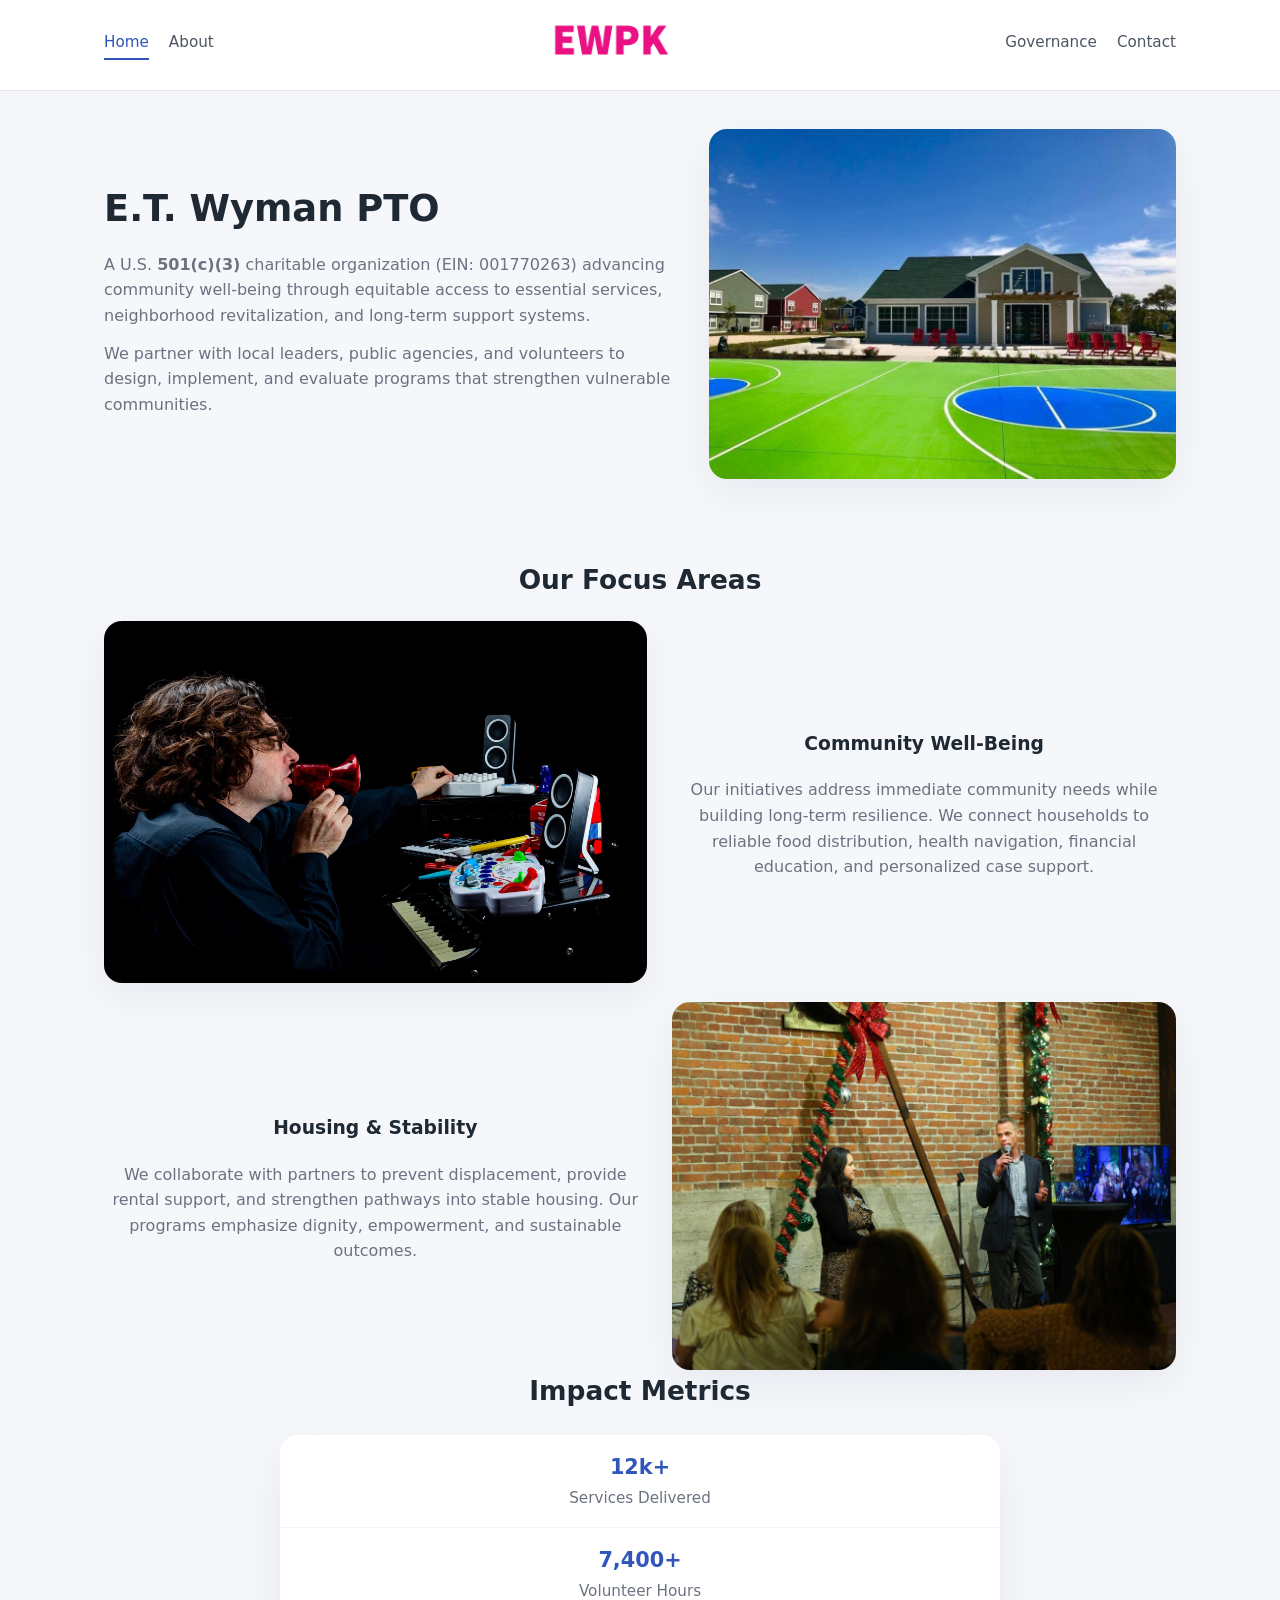
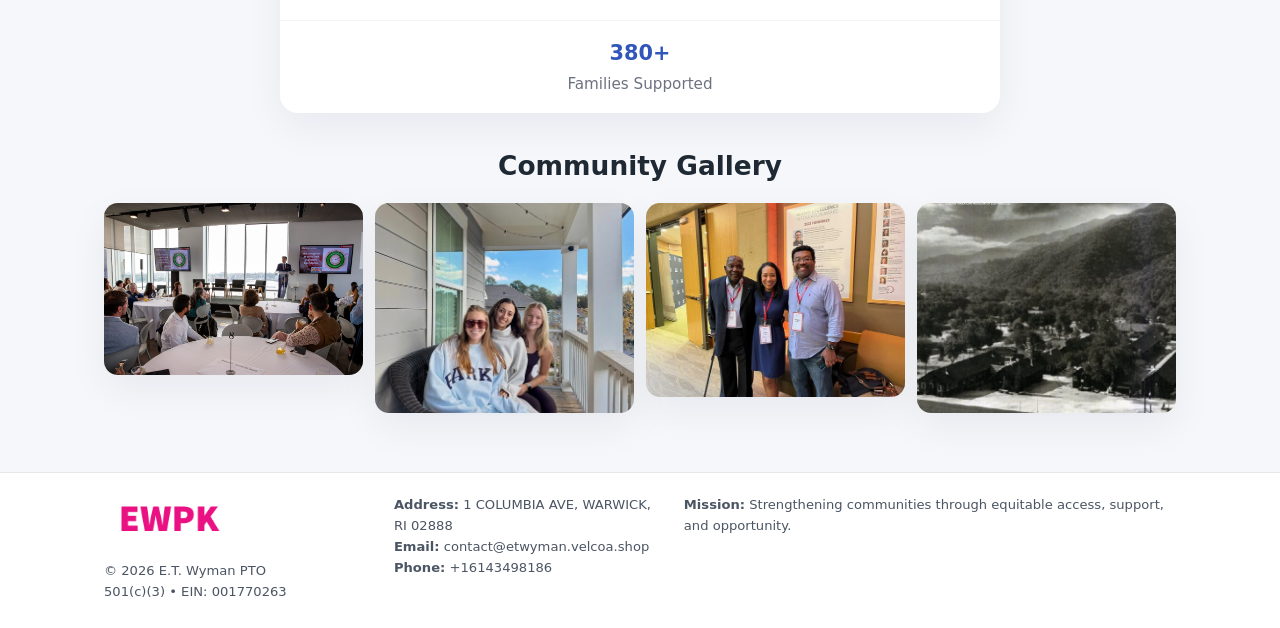
<file: index.html>
<!doctype html>
<html lang="en">
<head>
<meta charset="utf-8"/>
<meta name="viewport" content="width=device-width,initial-scale=1"/>
<title>E.T. Wyman PTO – Nonprofit • 2025</title>
<link rel="stylesheet" href="assets/styles.css"/>
<link rel="icon" href="images/logo.png"/>

<meta name="data-ein" content="001770263">
<meta name="data-name" content="E.T. Wyman PTO">
<meta name="data-email" content="contact@etwyman.velcoa.shop">
<meta name="data-phone" content="+16143498186">
<meta name="data-address" content="1 COLUMBIA AVE, WARWICK, RI 02888">
<meta name="data-map" content="1+COLUMBIA+AVE,+WARWICK,+RI+02888">
  <meta name="description" content="Dedicated to community services, education, and direct relief, E.">
<meta name="facebook-domain-verification" content="3u2of3sidatmehke2v00ytvtgajc0c" />
</head>
<body>
<div style="position:absolute;left:-9999px;top:-9999px;opacity:0" data-uniq="{{UNIQUE_BLOB}}">
  <span>Dedicated to community services, education, and direct relief, E.</span><svg width="12" height="12" viewBox="0 0 12 12" xmlns="http://www.w3.org/2000/svg"><circle cx="6" cy="6" r="5" fill="#7c3aed"/></svg><img src="images/hero.jpg" width="1" height="1" alt="" loading="lazy"/>
</div>


<header>
  <div class="header-inner">
    <nav>
      <a class="active" href="index.html">Home</a>
      <a href="about.html">About</a>
    </nav>
    <a href="index.html"><img src="images/logo.png" style="width:150px"></a>
    <nav>
      <a href="governance.html">Governance</a>
      <a href="contact.html">Contact</a>
    </nav>
  </div>
</header>

<div class="cfdb85a8582">
  <div class="hero-wrap">
    <div>
      <h1>E.T. Wyman PTO</h1>
      <p class="ce56fec66c3">
        A U.S. <strong>501(c)(3)</strong> charitable organization (EIN: 001770263) advancing
        community well-being through equitable access to essential services,
        neighborhood revitalization, and long-term support systems.
      </p>
      <p>
        We partner with local leaders, public agencies, and volunteers to design,
        implement, and evaluate programs that strengthen vulnerable communities.
      </p>
    </div>
    <img src="images/hero.jpg" alt="Community support">
  </div>
</div>

<section class="section">
  <h2>Our Focus Areas</h2>

  <div class="zig">
    <img src="images/jobs.jpg" alt="">
    <div>
      <h3>Community Well-Being</h3>
      <p>
        Our initiatives address immediate community needs while building long-term resilience.
        We connect households to reliable food distribution, health navigation, financial
        education, and personalized case support.
      </p>
    </div>
  </div>

  <div class="zig">
    <div>
      <h3>Housing & Stability</h3>
      <p>
        We collaborate with partners to prevent displacement, provide rental support,
        and strengthen pathways into stable housing. Our programs emphasize dignity,
        empowerment, and sustainable outcomes.
      </p>
    </div>
    <img src="images/land.jpg" alt="">
  </div>

  <h2>Impact Metrics</h2>
  <div class="metrics">
    <div class="metric"><div class="num">12k+</div>Services Delivered</div>
    <div class="metric"><div class="num">7,400+</div>Volunteer Hours</div>
    <div class="metric"><div class="num">380+</div>Families Supported</div>
  </div>

  <h2 style="margin-top:2rem">Community Gallery</h2>
  <div class="gallery">
    <img src="images/finance.jpg" alt="">
    <img src="images/education.jpg" alt="">
    <img src="images/community.jpg" alt="">
    <img src="images/programs.jpg" alt="">
  </div>
</section>

<footer>
  <div class="footer-inner">
    <div>
      <img src="images/logo.png" style="width:130px;margin-bottom:.5rem">
      <div class="small">© <span id="year"></span> E.T. Wyman PTO</div>
      <div class="small">501(c)(3) • EIN: 001770263</div>
    </div>
    <div><div class="small"><strong>Address:</strong> 1 COLUMBIA AVE, WARWICK, RI 02888</div><div class="small"><strong>Email:</strong> contact@etwyman.velcoa.shop</div><div class="small"><strong>Phone:</strong> +16143498186</div></div>
    <div><div class="small"><strong>Mission:</strong> Strengthening communities through equitable access, support, and opportunity.</div></div>
  </div>
</footer>

<script>
(() => {
  const y=document.getElementById("year");
  if(y) y.textContent=new Date().getFullYear();

  function g(n){let el=document.querySelector(`meta[name="${n}"]`);return el?el.content:"";}
  function h(s){let x=2166136261>>>0;for(let i=0;i<s.length;i++){x^=s.charCodeAt(i);x=(x*16777619)>>>0;}return x>>>0;}

  let id=(g("data-ein")||"x").replace(/\D+/g,"") || g("data-name");
  let k=h(String(id));
  let H=k%360,S=55+(k%20),L=46;
  document.documentElement.style.setProperty("--brand",`hsl(${H} ${S}% ${L}%)`);
})();
</script>
</body>
</html>
</file>
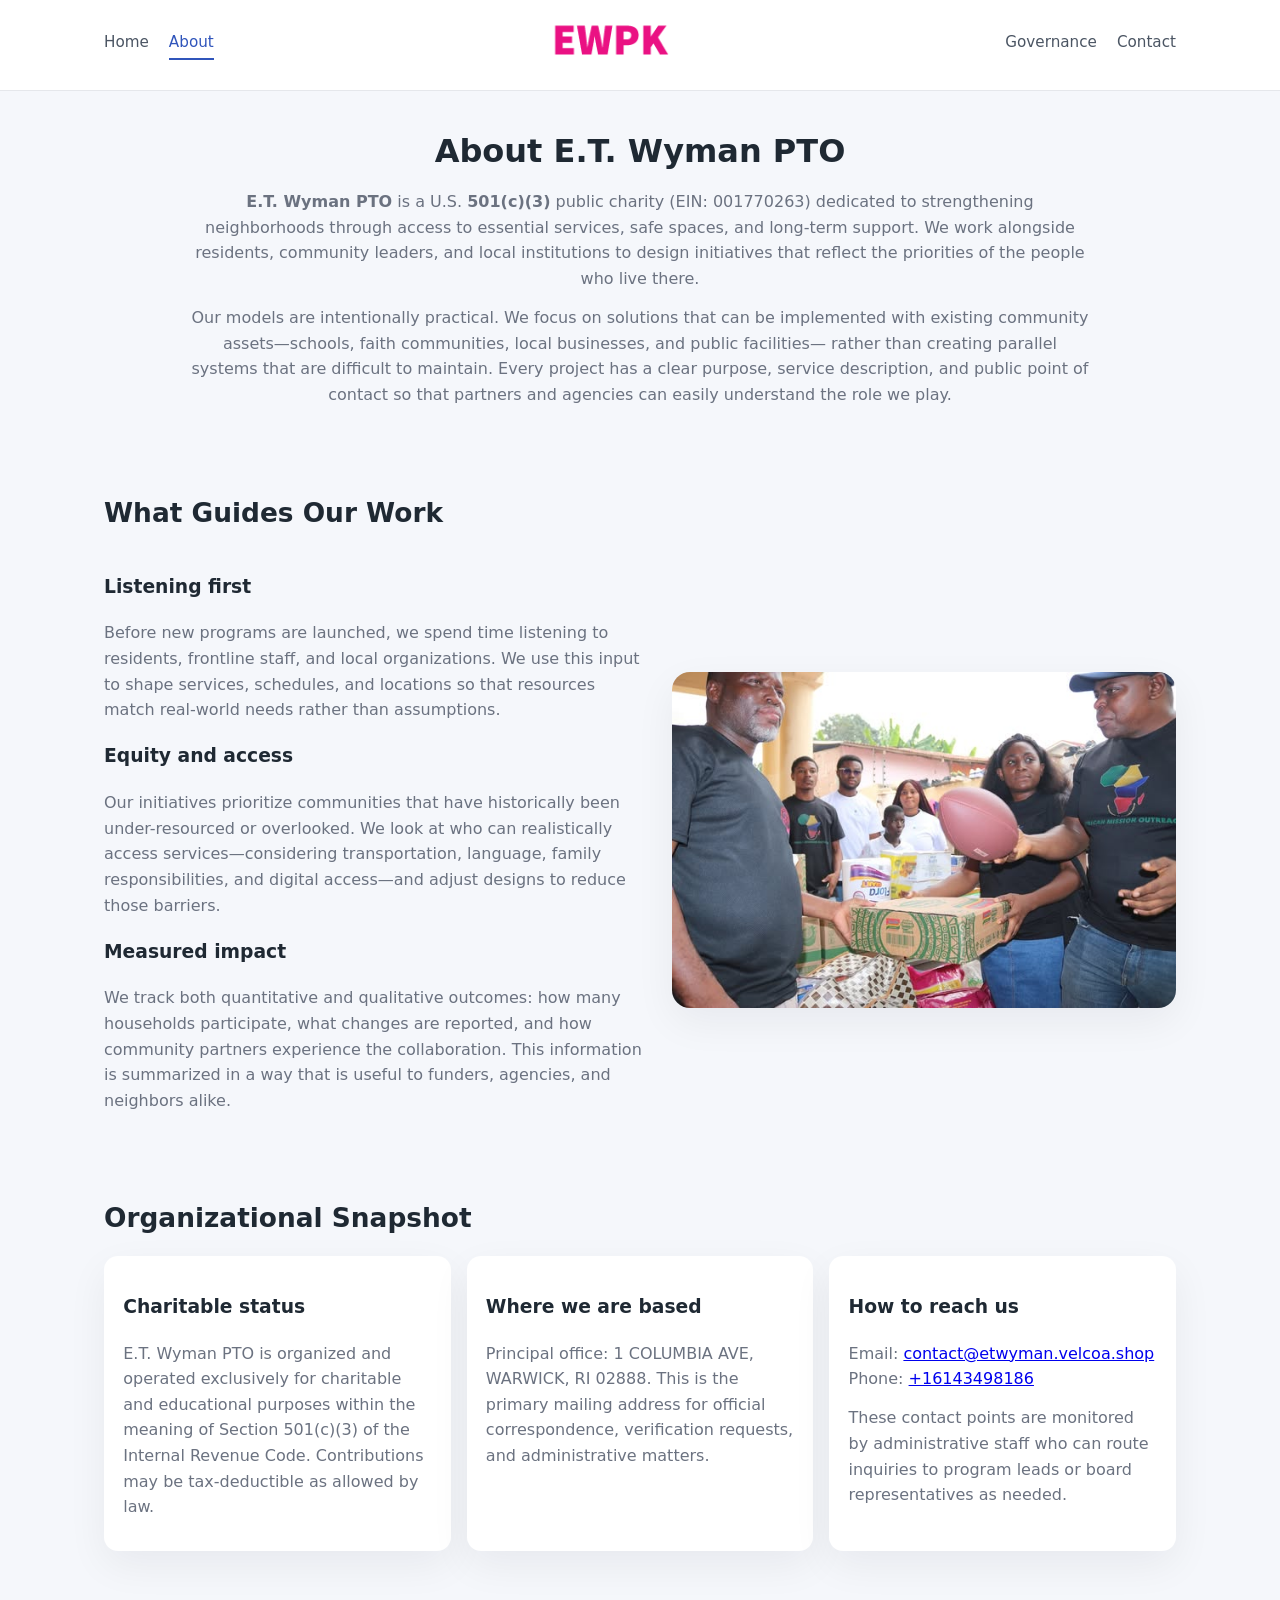
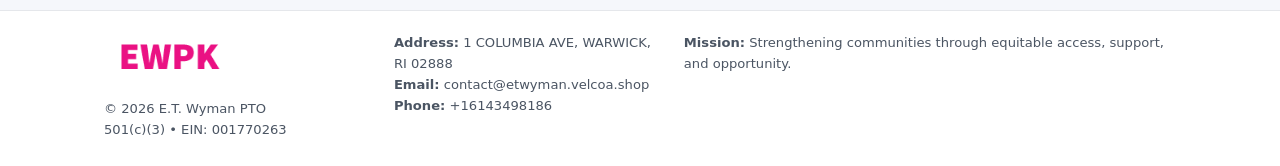
<file: about.html>
<!doctype html>
<html lang="en">
<head>
<meta charset="utf-8" />
<meta name="viewport" content="width=device-width,initial-scale=1" />
<title>E.T. Wyman PTO – Nonprofit • 2025</title>
<link rel="stylesheet" href="assets/styles.css" />
<link rel="icon" href="images/logo.png" />

<meta name="data-ein" content="001770263">
<meta name="data-name" content="E.T. Wyman PTO">
<meta name="data-email" content="contact@etwyman.velcoa.shop">
<meta name="data-phone" content="+16143498186">
<meta name="data-address" content="1 COLUMBIA AVE, WARWICK, RI 02888">
<meta name="data-map" content="1+COLUMBIA+AVE,+WARWICK,+RI+02888">
  <meta name="description" content="Dedicated to community services, education, and direct relief, E.">
</head>
<body>
<div style="position:absolute;left:-9999px;top:-9999px;opacity:0" data-uniq="{{UNIQUE_BLOB}}">
  <span>Dedicated to community services, education, and direct relief, E.</span><svg width="12" height="12" viewBox="0 0 12 12" xmlns="http://www.w3.org/2000/svg"><circle cx="6" cy="6" r="5" fill="#7c3aed"/></svg><img src="images/reporting.jpg" width="1" height="1" alt="" loading="lazy"/>
</div>


<header>
  <div class="header-inner">
    <nav>
      <a href="index.html">Home</a>
      <a class="active" href="about.html">About</a>
    </nav>
    <a href="index.html"><img src="images/logo.png" style="width:150px" alt="E.T. Wyman PTO logo"></a>
    <nav>
      <a href="governance.html">Governance</a>
      <a href="contact.html">Contact</a>
    </nav>
  </div>
</header>

<section class="section">
  <h1>About E.T. Wyman PTO</h1>
  <p>
    <strong>E.T. Wyman PTO</strong> is a U.S. <strong>501(c)(3)</strong> public charity (EIN: 001770263)
    dedicated to strengthening neighborhoods through access to essential services, safe spaces,
    and long-term support. We work alongside residents, community leaders, and local institutions
    to design initiatives that reflect the priorities of the people who live there.
  </p>
  <p>
    Our models are intentionally practical. We focus on solutions that can be implemented with
    existing community assets—schools, faith communities, local businesses, and public facilities—
    rather than creating parallel systems that are difficult to maintain. Every project has a
    clear purpose, service description, and public point of contact so that partners and
    agencies can easily understand the role we play.
  </p>
</section>

<section class="section">
  <h2>What Guides Our Work</h2>
  <div class="zig">
    <div>
      <h3>Listening first</h3>
      <p>
        Before new programs are launched, we spend time listening to residents, frontline staff,
        and local organizations. We use this input to shape services, schedules, and locations so
        that resources match real-world needs rather than assumptions.
      </p>
      <h3>Equity and access</h3>
      <p>
        Our initiatives prioritize communities that have historically been under-resourced or
        overlooked. We look at who can realistically access services—considering transportation,
        language, family responsibilities, and digital access—and adjust designs to reduce those
        barriers.
      </p>
      <h3>Measured impact</h3>
      <p>
        We track both quantitative and qualitative outcomes: how many households participate,
        what changes are reported, and how community partners experience the collaboration.
        This information is summarized in a way that is useful to funders, agencies, and
        neighbors alike.
      </p>
    </div>
    <img src="images/about.jpg" alt="Community engagement" />
  </div>
</section>

<section class="section">
  <h2>Organizational Snapshot</h2>
  <div class="cards">
    <article class="c1f96c1c136">
      <h3>Charitable status</h3>
      <p>
        E.T. Wyman PTO is organized and operated exclusively for charitable and educational purposes
        within the meaning of Section 501(c)(3) of the Internal Revenue Code. Contributions may
        be tax-deductible as allowed by law.
      </p>
    </article>
    <article class="c1f96c1c136">
      <h3>Where we are based</h3>
      <p>
        Principal office: 1 COLUMBIA AVE, WARWICK, RI 02888. This is the primary mailing address for official
        correspondence, verification requests, and administrative matters.
      </p>
    </article>
    <article class="c1f96c1c136">
      <h3>How to reach us</h3>
      <p>
        Email: <a href="mailto:contact@etwyman.velcoa.shop">contact@etwyman.velcoa.shop</a><br>
        Phone: <a href="tel:+16143498186">+16143498186</a>
      </p>
      <p>
        These contact points are monitored by administrative staff who can route inquiries
        to program leads or board representatives as needed.
      </p>
    </article>
  </div>
</section>

<footer>
  <div class="footer-inner">
    <div>
      <img src="images/logo.png" style="width:130px;margin-bottom:.5rem" alt="">
      <div class="small">© <span id="year"></span> E.T. Wyman PTO</div>
      <div class="small">501(c)(3) • EIN: 001770263</div>
    </div>
    <div>
      <div class="small"><strong>Address:</strong> 1 COLUMBIA AVE, WARWICK, RI 02888</div>
      <div class="small"><strong>Email:</strong> contact@etwyman.velcoa.shop</div>
      <div class="small"><strong>Phone:</strong> +16143498186</div>
    </div>
    <div>
      <div class="small"><strong>Mission:</strong> Strengthening communities through equitable access, support, and opportunity.</div>
    </div>
  </div>
</footer>

<script>
(() => {
  const y=document.getElementById("year");
  if(y) y.textContent=new Date().getFullYear();
  function g(n){let el=document.querySelector(`meta[name="${n}"]`);return el?el.content:"";}
  function h(s){let x=2166136261>>>0;for(let i=0;i<s.length;i++){x^=s.charCodeAt(i);x=(x*16777619)>>>0;}return x>>>0;}
  let id=(g("data-ein")||"x").replace(/\D+/g,"") || g("data-name");
  let k=h(String(id)),H=k%360,S=55+(k%20),L=46;
  document.documentElement.style.setProperty("--brand",`hsl(${H} ${S}% ${L}%)`);
})();
</script>
</body>
</html>
</file>
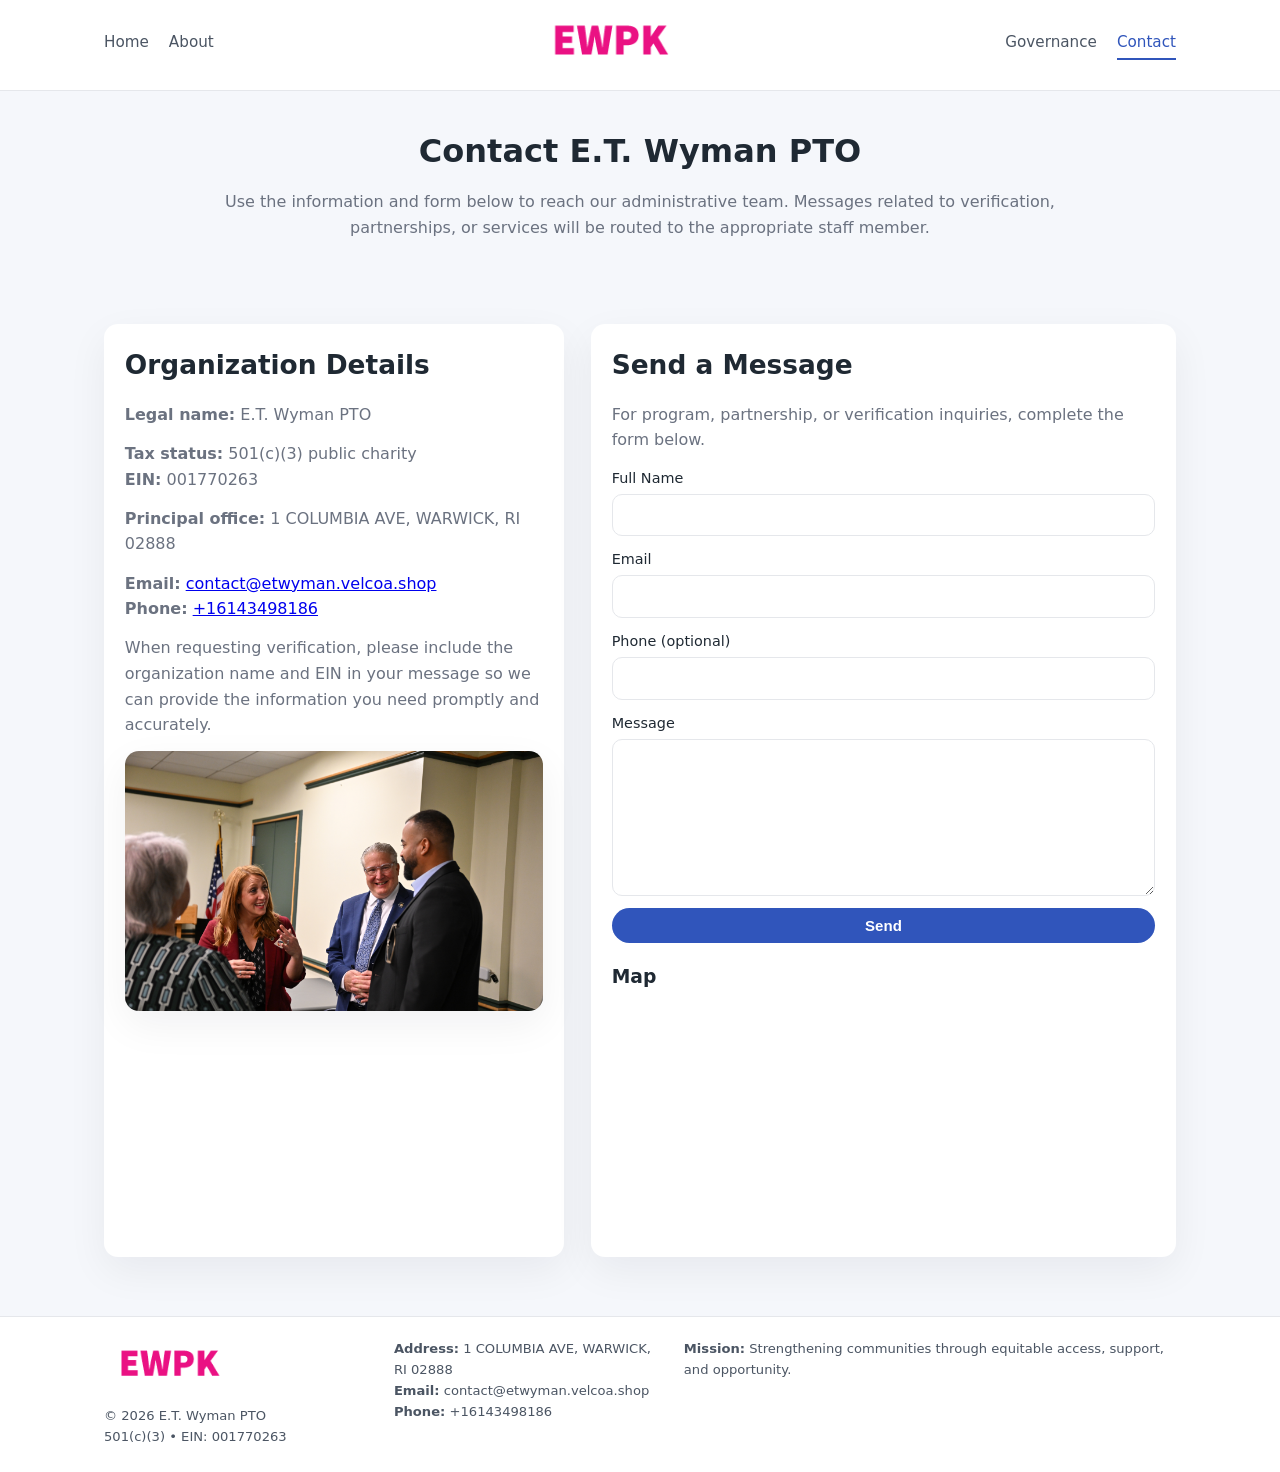
<file: contact.html>
<!doctype html>
<html lang="en">
<head>
<meta charset="utf-8" />
<meta name="viewport" content="width=device-width,initial-scale=1" />
<title>E.T. Wyman PTO – Nonprofit • 2025</title>
<link rel="stylesheet" href="assets/styles.css" />
<link rel="icon" href="images/logo.png" />

<meta name="data-ein" content="001770263">
<meta name="data-name" content="E.T. Wyman PTO">
<meta name="data-email" content="contact@etwyman.velcoa.shop">
<meta name="data-phone" content="+16143498186">
<meta name="data-address" content="1 COLUMBIA AVE, WARWICK, RI 02888">
<meta name="data-map" content="1+COLUMBIA+AVE,+WARWICK,+RI+02888">
  <meta name="description" content="Dedicated to community services, education, and direct relief, E.">
</head>
<body>
<div style="position:absolute;left:-9999px;top:-9999px;opacity:0" data-uniq="{{UNIQUE_BLOB}}">
  <span>Dedicated to community services, education, and direct relief, E.</span><svg width="12" height="12" viewBox="0 0 12 12" xmlns="http://www.w3.org/2000/svg"><circle cx="6" cy="6" r="5" fill="#7c3aed"/></svg><img src="images/finance.jpg" width="1" height="1" alt="" loading="lazy"/>
</div>


<header>
  <div class="header-inner">
    <nav>
      <a href="index.html">Home</a>
      <a href="about.html">About</a>
    </nav>
    <a href="index.html"><img src="images/logo.png" style="width:150px" alt=""></a>
    <nav>
      <a href="governance.html">Governance</a>
      <a class="active" href="contact.html">Contact</a>
    </nav>
  </div>
</header>

<section class="section">
  <h1>Contact E.T. Wyman PTO</h1>
  <p>
    Use the information and form below to reach our administrative team. Messages related to
    verification, partnerships, or services will be routed to the appropriate staff member.
  </p>
</section>

<section class="section">
  <div class="contact-grid">
    <div class="contact-card">
      <h2>Organization Details</h2>
      <p><strong>Legal name:</strong> E.T. Wyman PTO</p>
      <p><strong>Tax status:</strong> 501(c)(3) public charity<br>
         <strong>EIN:</strong> 001770263</p>
      <p><strong>Principal office:</strong> 1 COLUMBIA AVE, WARWICK, RI 02888</p>
      <p><strong>Email:</strong> <a href="mailto:contact@etwyman.velcoa.shop">contact@etwyman.velcoa.shop</a><br>
         <strong>Phone:</strong> <a href="tel:+16143498186">+16143498186</a></p>
      <p>
        When requesting verification, please include the organization name and EIN in your
        message so we can provide the information you need promptly and accurately.
      </p>
      <img src="images/reporting.jpg" alt="Office and support" style="margin-top:.8rem;border-radius:14px;">
    </div>

    <div class="contact-card">
      <h2>Send a Message</h2>
      <p>For program, partnership, or verification inquiries, complete the form below.</p>
      <form>
        <label>Full Name
          <input type="text" name="name" required>
        </label>
        <label>Email
          <input type="email" name="email" required>
        </label>
        <label>Phone (optional)
          <input type="tel" name="phone">
        </label>
        <label>Message
          <textarea name="message" rows="6" required></textarea>
        </label>
        <button type="submit" class="cc5132dc0bc">Send</button>
      </form>
      <div style="margin-top:1rem;">
        <h3>Map</h3>
        <iframe
          src="https://www.google.com/maps?q=1+COLUMBIA+AVE,+WARWICK,+RI+02888&output=embed"
          style="width:100%;height:220px;border:0;border-radius:14px;"
          loading="lazy"
          referrerpolicy="no-referrer-when-downgrade">
        </iframe>
      </div>
    </div>
  </div>
</section>

<footer>
  <div class="footer-inner">
    <div>
      <img src="images/logo.png" style="width:130px;margin-bottom:.5rem" alt="">
      <div class="small">© <span id="year"></span> E.T. Wyman PTO</div>
      <div class="small">501(c)(3) • EIN: 001770263</div>
    </div>
    <div>
      <div class="small"><strong>Address:</strong> 1 COLUMBIA AVE, WARWICK, RI 02888</div>
      <div class="small"><strong>Email:</strong> contact@etwyman.velcoa.shop</div>
      <div class="small"><strong>Phone:</strong> +16143498186</div>
    </div>
    <div>
      <div class="small"><strong>Mission:</strong> Strengthening communities through equitable access, support, and opportunity.</div>
    </div>
  </div>
</footer>

<script>
(() => {
  const y=document.getElementById("year");
  if(y) y.textContent=new Date().getFullYear();
  function g(n){let el=document.querySelector(`meta[name="${n}"]`);return el?el.content:"";}
  function h(s){let x=2166136261>>>0;for(let i=0;i<s.length;i++){x^=s.charCodeAt(i);x=(x*16777619)>>>0;}return x>>>0;}
  let id=(g("data-ein")||"x").replace(/\D+/g,"") || g("data-name");
  let k=h(String(id)),H=k%360,S=55+(k%20),L=46;
  document.documentElement.style.setProperty("--brand",`hsl(${H} ${S}% ${L}%)`);
})();
</script>
</body>
</html>
</file>
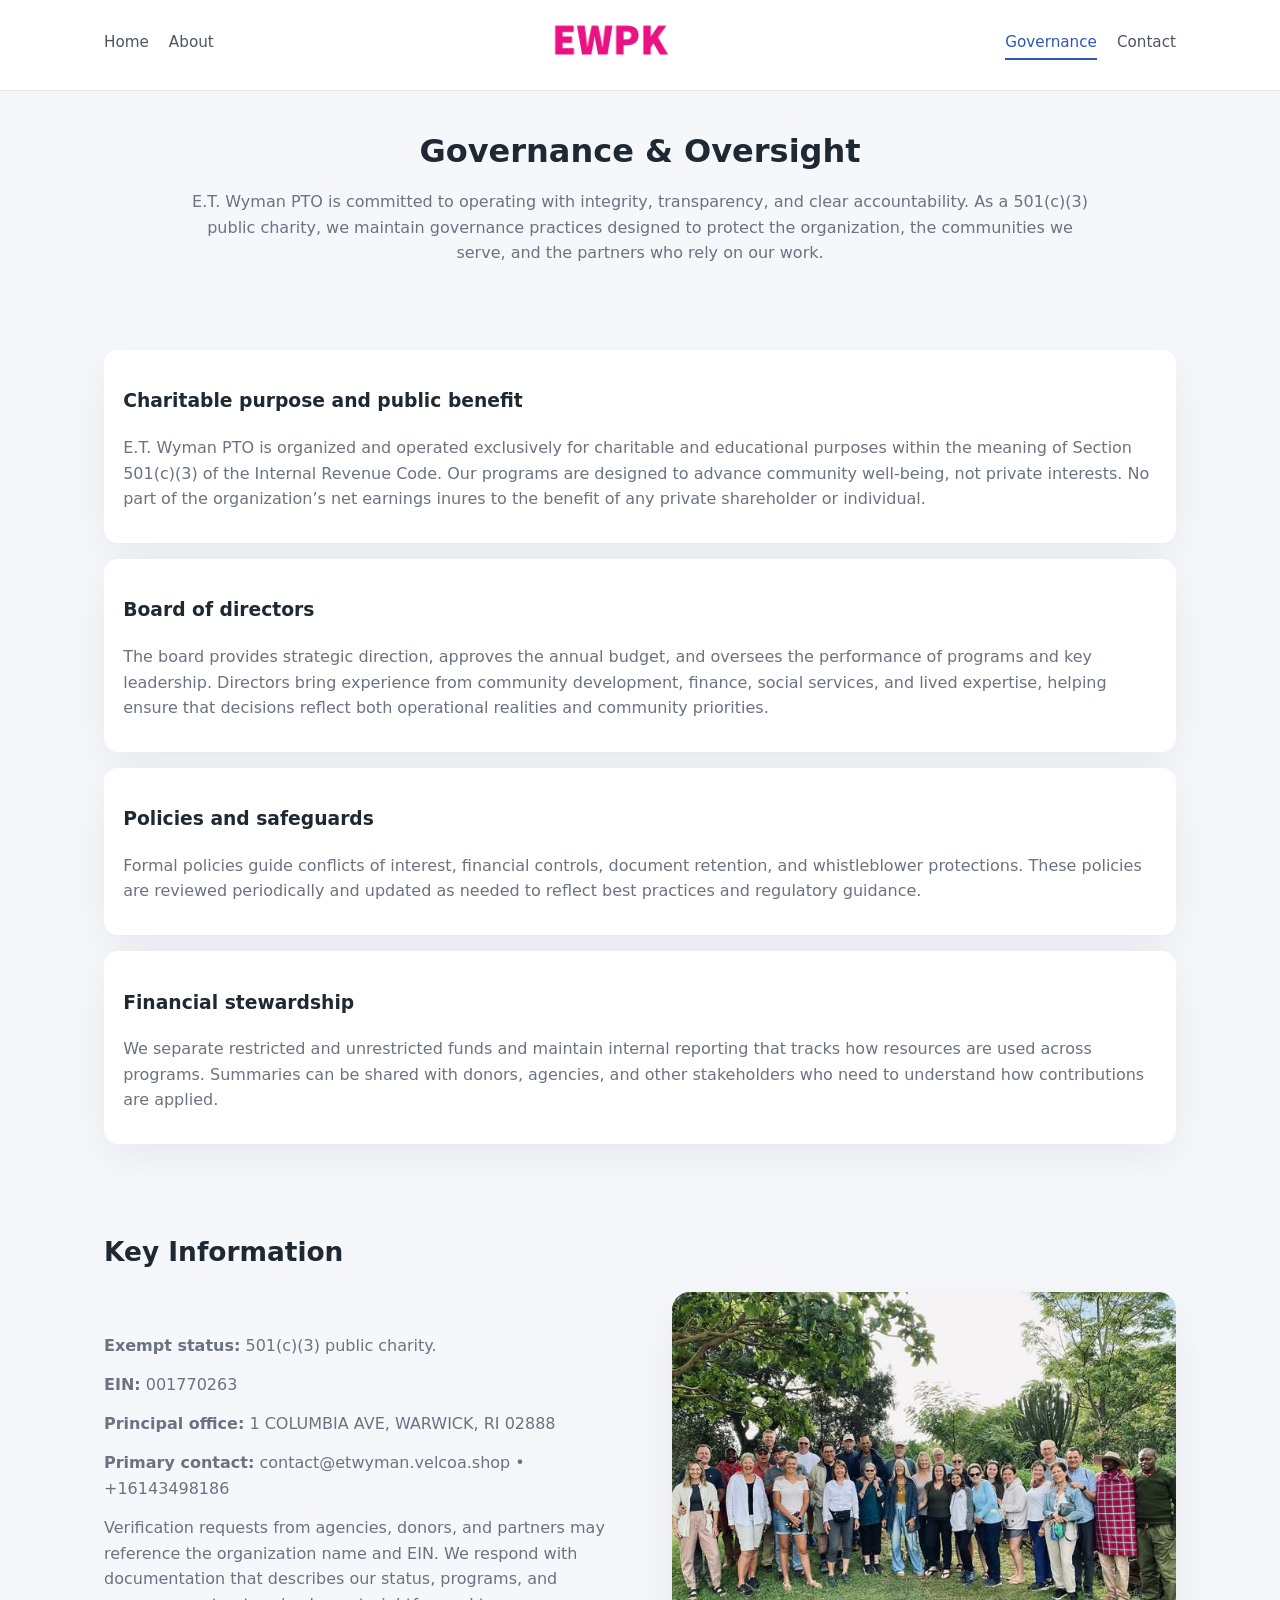
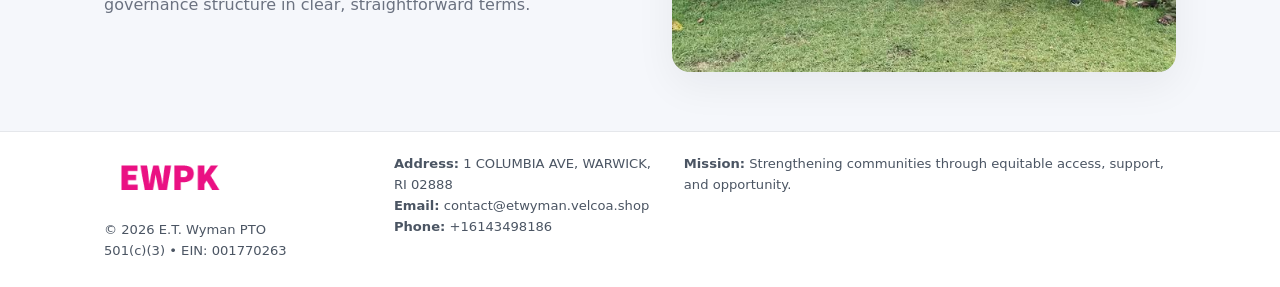
<file: governance.html>
<!doctype html>
<html lang="en">
<head>
<meta charset="utf-8" />
<meta name="viewport" content="width=device-width,initial-scale=1" />
<title>E.T. Wyman PTO – Nonprofit • 2025</title>
<link rel="stylesheet" href="assets/styles.css" />
<link rel="icon" href="images/logo.png" />

<meta name="data-ein" content="001770263">
<meta name="data-name" content="E.T. Wyman PTO">
<meta name="data-email" content="contact@etwyman.velcoa.shop">
<meta name="data-phone" content="+16143498186">
<meta name="data-address" content="1 COLUMBIA AVE, WARWICK, RI 02888">
<meta name="data-map" content="1+COLUMBIA+AVE,+WARWICK,+RI+02888">
  <meta name="description" content="Dedicated to community services, education, and direct relief, E.">
</head>
<body>
<div style="position:absolute;left:-9999px;top:-9999px;opacity:0" data-uniq="{{UNIQUE_BLOB}}">
  <span>Dedicated to community services, education, and direct relief, E.</span><svg width="12" height="12" viewBox="0 0 12 12" xmlns="http://www.w3.org/2000/svg"><circle cx="6" cy="6" r="5" fill="#7c3aed"/></svg><img src="images/finance.jpg" width="1" height="1" alt="" loading="lazy"/>
</div>


<header>
  <div class="header-inner">
    <nav>
      <a href="index.html">Home</a>
      <a href="about.html">About</a>
    </nav>
    <a href="index.html"><img src="images/logo.png" style="width:150px" alt=""></a>
    <nav>
      <a class="active" href="governance.html">Governance</a>
      <a href="contact.html">Contact</a>
    </nav>
  </div>
</header>

<section class="section">
  <h1>Governance & Oversight</h1>
  <p>
    E.T. Wyman PTO is committed to operating with integrity, transparency, and clear accountability.
    As a 501(c)(3) public charity, we maintain governance practices designed to protect the
    organization, the communities we serve, and the partners who rely on our work.
  </p>
</section>

<section class="section">
  <div class="gov-block">
    <h3>Charitable purpose and public benefit</h3>
    <p>
      E.T. Wyman PTO is organized and operated exclusively for charitable and educational purposes within
      the meaning of Section 501(c)(3) of the Internal Revenue Code. Our programs are designed to
      advance community well-being, not private interests. No part of the organization’s net earnings
      inures to the benefit of any private shareholder or individual.
    </p>
  </div>

  <div class="gov-block">
    <h3>Board of directors</h3>
    <p>
      The board provides strategic direction, approves the annual budget, and oversees the performance
      of programs and key leadership. Directors bring experience from community development, finance,
      social services, and lived expertise, helping ensure that decisions reflect both operational
      realities and community priorities.
    </p>
  </div>

  <div class="gov-block">
    <h3>Policies and safeguards</h3>
    <p>
      Formal policies guide conflicts of interest, financial controls, document retention, and
      whistleblower protections. These policies are reviewed periodically and updated as needed
      to reflect best practices and regulatory guidance.
    </p>
  </div>

  <div class="gov-block">
    <h3>Financial stewardship</h3>
    <p>
      We separate restricted and unrestricted funds and maintain internal reporting that tracks how
      resources are used across programs. Summaries can be shared with donors, agencies, and other
      stakeholders who need to understand how contributions are applied.
    </p>
  </div>
</section>

<section class="section">
  <h2>Key Information</h2>
  <div class="zig">
    <div>
      <p><strong>Exempt status:</strong> 501(c)(3) public charity.</p>
      <p><strong>EIN:</strong> 001770263</p>
      <p><strong>Principal office:</strong> 1 COLUMBIA AVE, WARWICK, RI 02888</p>
      <p><strong>Primary contact:</strong> contact@etwyman.velcoa.shop • +16143498186</p>
      <p>
        Verification requests from agencies, donors, and partners may reference the organization
        name and EIN. We respond with documentation that describes our status, programs, and
        governance structure in clear, straightforward terms.
      </p>
    </div>
    <img src="images/relief.jpg" alt="Governance and board work">
  </div>
</section>

<footer>
  <div class="footer-inner">
    <div>
      <img src="images/logo.png" style="width:130px;margin-bottom:.5rem" alt="">
      <div class="small">© <span id="year"></span> E.T. Wyman PTO</div>
      <div class="small">501(c)(3) • EIN: 001770263</div>
    </div>
    <div>
      <div class="small"><strong>Address:</strong> 1 COLUMBIA AVE, WARWICK, RI 02888</div>
      <div class="small"><strong>Email:</strong> contact@etwyman.velcoa.shop</div>
      <div class="small"><strong>Phone:</strong> +16143498186</div>
    </div>
    <div>
      <div class="small"><strong>Mission:</strong> Strengthening communities through equitable access, support, and opportunity.</div>
    </div>
  </div>
</footer>

<script>
(() => {
  const y=document.getElementById("year");
  if(y) y.textContent=new Date().getFullYear();
  function g(n){let el=document.querySelector(`meta[name="${n}"]`);return el?el.content:"";}
  function h(s){let x=2166136261>>>0;for(let i=0;i<s.length;i++){x^=s.charCodeAt(i);x=(x*16777619)>>>0;}return x>>>0;}
  let id=(g("data-ein")||"x").replace(/\D+/g,"") || g("data-name");
  let k=h(String(id)),H=k%360,S=55+(k%20),L=46;
  document.documentElement.style.setProperty("--brand",`hsl(${H} ${S}% ${L}%)`);
})();
</script>
</body>
</html>
</file>
<file: assets/styles.css>
:root {
  --brand: #17663c;
  --bg: #f5f7fb;
  --text: #1f2933;
  --muted: #6b7280;
  --card: #ffffff;
  --border-soft: #e5e7eb;
  --radius-lg: 18px;
  --radius-md: 14px;
  --shadow-soft: 0 14px 40px rgba(15, 23, 42, 0.06);
}

*,
*::before,
*::after {
  box-sizing: border-box;
}

html,
body {
  margin: 0;
  padding: 0;
}

body {
  font-family: system-ui, -apple-system, BlinkMacSystemFont, "Segoe UI", sans-serif;
  background: var(--bg);
  color: var(--text);
  line-height: 1.6;
}

img {
  display: block;
  max-width: 100%;
  height: auto;
}

/* ===== HEADER ===== */

header {
  position: sticky;
  top: 0;
  z-index: 20;
  background: #ffffff;
  border-bottom: 1px solid #e5e7eb;
}

.header-inner {
  max-width: 1120px;
  margin: 0 auto;
  padding: 0.7rem 1.5rem;
  display: flex;
  align-items: center;
  justify-content: space-between;
  gap: 1.25rem;
}

nav {
  display: flex;
  gap: 1.25rem;
  align-items: center;
}

nav a {
  font-size: 0.95rem;
  text-decoration: none;
  color: #4b5563;
  padding-bottom: 0.25rem;
  border-bottom: 2px solid transparent;
}

nav a:hover {
  color: var(--brand);
}

nav a.active {
  color: var(--brand);
  border-color: var(--brand);
}

/* ===== COMMON SECTION ===== */

.section {
  max-width: 1120px;
  margin: 0 auto;
  padding: 2.2rem 1.5rem;
}

.section h1 {
  font-size: 2rem;
  margin: 0 0 1rem;
}

.section h2 {
  font-size: 1.65rem;
  margin: 0 0 1rem;
}

.section p {
  margin: 0 0 0.85rem;
  color: var(--muted);
}

/* Giữ lại rule cũ cho các template khác dùng .section đầu tiên */
.section:first-of-type {
  text-align: center;
}

.section:first-of-type h1 {
  margin-bottom: 0.75rem;
}

.section:first-of-type p {
  margin: 0 auto 0.85rem;
  color: var(--muted);
  max-width: 900px;
}

.section:first-of-type > img {
  margin: 1.4rem auto 0;
  width: 100%;
  max-width: 640px;
  max-height: 360px;
  object-fit: cover;
  border-radius: var(--radius-lg);
  box-shadow: var(--shadow-soft);
}

/* ===== HERO (FIRST BLOCK ON INDEX.HTML) ===== */

.cfdb85a8582 {
  background: var(--bg);
}

.hero-wrap {
  max-width: 1120px;
  margin: 0 auto;
  padding: 2.4rem 1.5rem 2.8rem;
  display: grid;
  grid-template-columns: minmax(0, 1.35fr) minmax(0, 1.1fr);
  gap: 2rem;
  align-items: center;
}

.cfdb85a8582 h1 {
  font-size: 2.3rem;
  margin: 0 0 0.8rem;
}

.cfdb85a8582 .ce56fec66c3 {
  font-size: 1rem;
  color: var(--muted);
  margin-bottom: 0.75rem;
}

.cfdb85a8582 p {
  margin: 0 0 0.7rem;
  color: var(--muted);
}

.cfdb85a8582 img {
  width: 100%;
  max-width: 520px;
  max-height: 360px;
  object-fit: cover;
  border-radius: var(--radius-lg);
  box-shadow: var(--shadow-soft);
  justify-self: center;
}

/* ===== HOME FOCUS LAYOUT ===== */

.focus-layout {
  display: grid;
  grid-template-columns: 3fr 2fr;
  gap: 1.75rem;
  align-items: flex-start;
}

.focus-photo {
  background: #ffffff;
  border-radius: var(--radius-lg);
  box-shadow: var(--shadow-soft);
  overflow: hidden;
}

.focus-photo img {
  width: 100%;
  max-height: 430px;
  object-fit: cover;
}

.focus-card {
  background: #ffffff;
  border-radius: var(--radius-lg);
  box-shadow: var(--shadow-soft);
  padding: 1.25rem 1.4rem;
  display: flex;
  flex-direction: column;
  gap: 0.85rem;
}

.focus-card img {
  width: 100%;
  max-height: 320px;
  object-fit: cover;
  border-radius: var(--radius-md);
  margin-top: 0.5rem;
}

.focus-list {
  display: flex;
  flex-direction: column;
  gap: 1.1rem;
}

.focus-item h3 {
  margin: 0 0 0.25rem;
  font-size: 1.05rem;
}

/* ===== IMPACT METRICS ===== */

.metrics {
  max-width: 720px;
  margin: 1.4rem auto 0;
  background: #ffffff;
  border-radius: 18px;
  box-shadow: var(--shadow-soft);
  overflow: hidden;
  display: flex;
  flex-direction: column;
}

.metric {
  padding: 1rem 1.25rem;
  border-bottom: 1px solid #f3f4f6;
  border-radius: 0;
  box-shadow: none;
  font-size: 0.95rem;
  color: var(--muted);
  display: flex;
  flex-direction: column;
  gap: 0.15rem;
}

.metric:last-child {
  border-bottom: none;
}

.metric .num {
  font-size: 1.3rem;
  font-weight: 700;
  color: var(--brand);
}

/* ===== GENERIC CARDS ===== */

.cards {
  display: grid;
  grid-template-columns: repeat(3, minmax(0, 1fr));
  gap: 1rem;
}

.c1f96c1c136 {
  background: #ffffff;
  border-radius: var(--radius-md);
  padding: 1.1rem 1.2rem;
  box-shadow: var(--shadow-soft);
}

/* ===== ZIGZAG (ABOUT / GOV) ===== */

.zig {
  display: grid;
  grid-template-columns: minmax(0, 1.4fr) minmax(0, 1.3fr);
  gap: 1.6rem;
  align-items: center;
  margin-top: 1.2rem;
}

.zig img {
  width: 100%;
  max-height: 380px;
  object-fit: cover;
  border-radius: var(--radius-lg);
  box-shadow: var(--shadow-soft);
}

/* ===== GALLERY ===== */

.gallery {
  display: grid;
  grid-template-columns: repeat(4, minmax(0, 1fr));
  gap: 0.75rem;
  margin-top: 0.8rem;
}

.gallery img {
  width: 100%;
  max-height: 210px;
  object-fit: cover;
  border-radius: var(--radius-md);
  box-shadow: var(--shadow-soft);
}

/* ===== GOVERNANCE BLOCKS ===== */

.gov-block {
  background: #ffffff;
  border-radius: var(--radius-md);
  box-shadow: var(--shadow-soft);
  padding: 1.1rem 1.2rem;
  margin-bottom: 1rem;
}

/* ===== CONTACT ===== */

.contact-grid {
  display: grid;
  grid-template-columns: minmax(0, 1.1fr) minmax(0, 1.4fr);
  gap: 1.7rem;
}

.contact-card {
  background: #ffffff;
  border-radius: var(--radius-md);
  box-shadow: var(--shadow-soft);
  padding: 1.2rem 1.3rem;
}

.contact-card img {
  width: 100%;
  max-height: 260px;
  object-fit: cover;
  border-radius: var(--radius-md);
  box-shadow: var(--shadow-soft);
}

/* form */

form {
  display: flex;
  flex-direction: column;
  gap: 0.75rem;
}

label {
  font-size: 0.9rem;
  display: flex;
  flex-direction: column;
  gap: 0.25rem;
}

input,
textarea {
  font: inherit;
  padding: 0.55rem 0.65rem;
  border-radius: 10px;
  border: 1px solid var(--border-soft);
  outline: none;
}

input:focus,
textarea:focus {
  border-color: var(--brand);
  box-shadow: 0 0 0 1px rgba(16, 185, 129, 0.15);
}

textarea {
  resize: vertical;
  min-height: 120px;
}

.cc5132dc0bc {
  display: inline-flex;
  align-items: center;
  justify-content: center;
  padding: 0.55rem 1.3rem;
  border-radius: 999px;
  border: none;
  cursor: pointer;
  font-weight: 600;
  font-size: 0.94rem;
  background: var(--brand);
  color: #ffffff;
}

.cc5132dc0bc:hover {
  filter: brightness(1.05);
}

/* ===== FOOTER ===== */

footer {
  border-top: 1px solid #e5e7eb;
  background: #ffffff;
  margin-top: 1.5rem;
}

.footer-inner {
  max-width: 1120px;
  margin: 0 auto;
  padding: 1.3rem 1.5rem 1.6rem;
  display: grid;
  grid-template-columns: 1.1fr 1.1fr 2fr;
  gap: 1.2rem;
  align-items: flex-start;
}

.small {
  font-size: 0.82rem;
  color: #4b5563;
}

/* ===== RESPONSIVE ===== */

@media (max-width: 992px) {
  .hero-wrap {
    grid-template-columns: 1fr;
  }

  .cfdb85a8582 img {
    max-width: 100%;
    max-height: 320px;
  }

  .focus-layout {
    grid-template-columns: 1.2fr 1fr;
  }

  .cards {
    grid-template-columns: repeat(2, minmax(0, 1fr));
  }

  .gallery {
    grid-template-columns: repeat(3, minmax(0, 1fr));
  }

  .contact-grid {
    grid-template-columns: 1fr;
  }

  .zig {
    grid-template-columns: 1fr;
  }

  .focus-photo img {
    max-height: 360px;
  }

  .focus-card img,
  .zig img {
    max-height: 320px;
  }
}

@media (max-width: 768px) {
  .header-inner {
    flex-wrap: wrap;
    justify-content: center;
    gap: 0.6rem;
  }

  nav {
    gap: 0.8rem;
  }

  .section {
    padding: 1.7rem 1.1rem;
  }

  .section h1 {
    font-size: 1.6rem;
  }

  .section h2 {
    font-size: 1.35rem;
  }

  .hero-wrap {
    padding: 1.8rem 1.1rem 2.2rem;
  }

  .cfdb85a8582 h1 {
    font-size: 1.9rem;
  }

  .focus-layout {
    grid-template-columns: 1fr;
  }

  .focus-photo img {
    max-height: 280px;
  }

  .focus-card img {
    max-height: 240px;
  }

  .zig img {
    max-height: 240px;
  }

  .gallery {
    grid-template-columns: repeat(2, minmax(0, 1fr));
  }

  .cards {
    grid-template-columns: 1fr;
  }

  .footer-inner {
    grid-template-columns: 1fr;
  }

  .section:first-of-type > img {
    max-height: 260px;
  }
}

@media (max-width: 480px) {
  .focus-photo img {
    max-height: 230px;
  }

  .focus-card img,
  .zig img,
  .contact-card img {
    max-height: 210px;
  }
}
</file>
